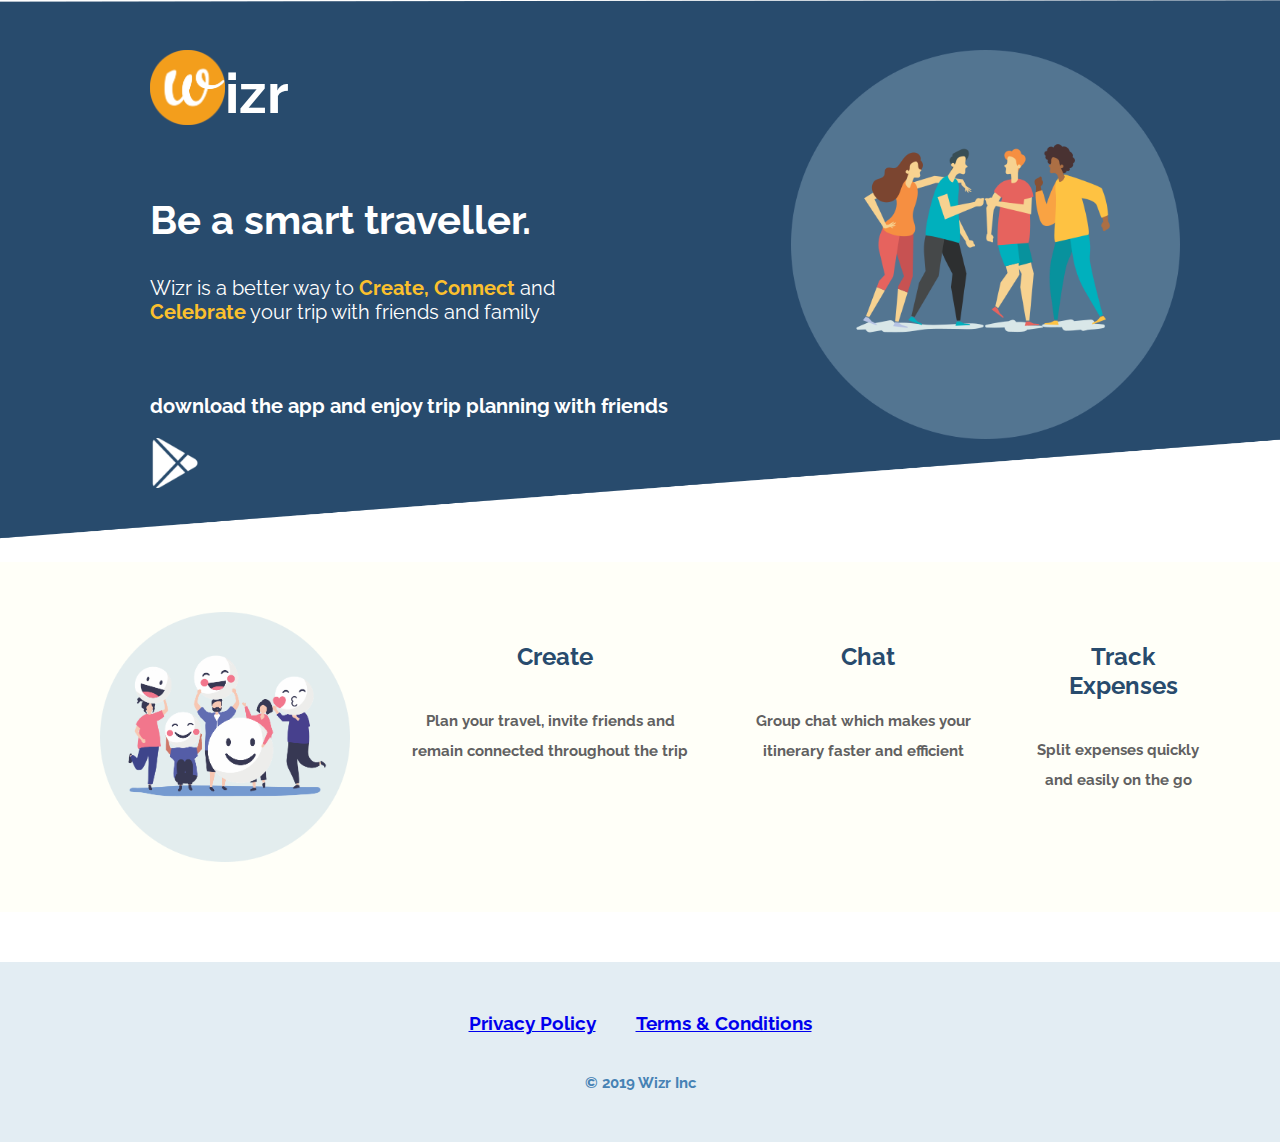
<file: index.html>
<!DOCTYPE html>
<html>
<head>
	<title>Wizr</title>
	<link rel="stylesheet" type="text/css" href="style.css">
	<link rel="icon" href="app_logo.png">
	<meta name="viewport" content="width=device-width, initial-scale=1">

</head>
<body>
	<section class="intro">
		<div class="inner">
			<div class="content">
				<div class="content_description">
					<div class="content_title">
						<img class="logo" src="app_logo.png">
							<h1>
								izr
							</h1>
					</div>
						<h2>
							Be a smart traveller.
						</h2>
						<p>
							Wizr is a better way to <b><font color="#fbc02d">Create, Connect</font></b> and<b><font color="#fbc02d"> Celebrate</b></font> your trip with friends and family 
						</p>
						<h3>
							download the app and enjoy trip planning with friends
						</h3>

						<a href="#" id="playstore_icon">
						<img class="playstore" src="playstore.png">
						</a>
						<script type="text/javascript">
    					document.getElementById("playstore_icon").onclick = function () {
        				location.href = "https://play.google.com/store/apps/details?id=app.wizr.club";
    					};
						</script>
				</div>

				<img class="img_app_info" src="img_group.png">
			</div>	
		</div>
	</section>
	<section class="features">
		<div class="features_description">
			<img class="img_features" src="happy_people.png">

			<div class="features_detail">

				<div class="feature_create">
					<div class="feature_create_title">
						<!-- <img src="group.png" width="40px" height="40px"> -->
						<h2>Create</h2>
					</div>
					<p>Plan your travel, invite friends and remain connected throughout the trip</p>
				</div>

				<div class="feature_chat">
					<div class="feature_chat_title">
						<!-- <img src="chat.png" width="40px" height="40px"> -->
						<h2>Chat</h2>
					</div>
					<p>Group chat which makes your itinerary faster and efficient</p>
				</div>

				<div class="feature_split_expense">
					<div class="feature_split_expense_title">
						<!-- <img src="split_expense.png" width="40px" height="40px"> -->
						<h2>Track Expenses</h2>
					</div>
					<p>Split expenses quickly and easily on the go </p>
				</div>
			</div>

		</div>

	</section>
	<section class="about">
			<div class="about_privacy_policy">
				<a href="#">
				<h3 id="privacy_policy">
					Privacy Policy
				</h3>
				</a>
				<script type="text/javascript">
    			document.getElementById("privacy_policy").onclick = function () {
        		location.href = "privacy_policy.html";
    			};
				</script>
				<a href="#">
				<h3 id="terms_condition">
					Terms & Conditions
				</h3>
				</a>
				<script type="text/javascript">
    			document.getElementById("terms_condition").onclick = function () {
        		location.href = "terms_condition.html";
    			};
				</script>
			</div>
			<div class="about_copyright">
				<h4>
					© 2019 Wizr Inc
				</h4>
			</div>	

	</section>
	
</body>
</html>
</file>
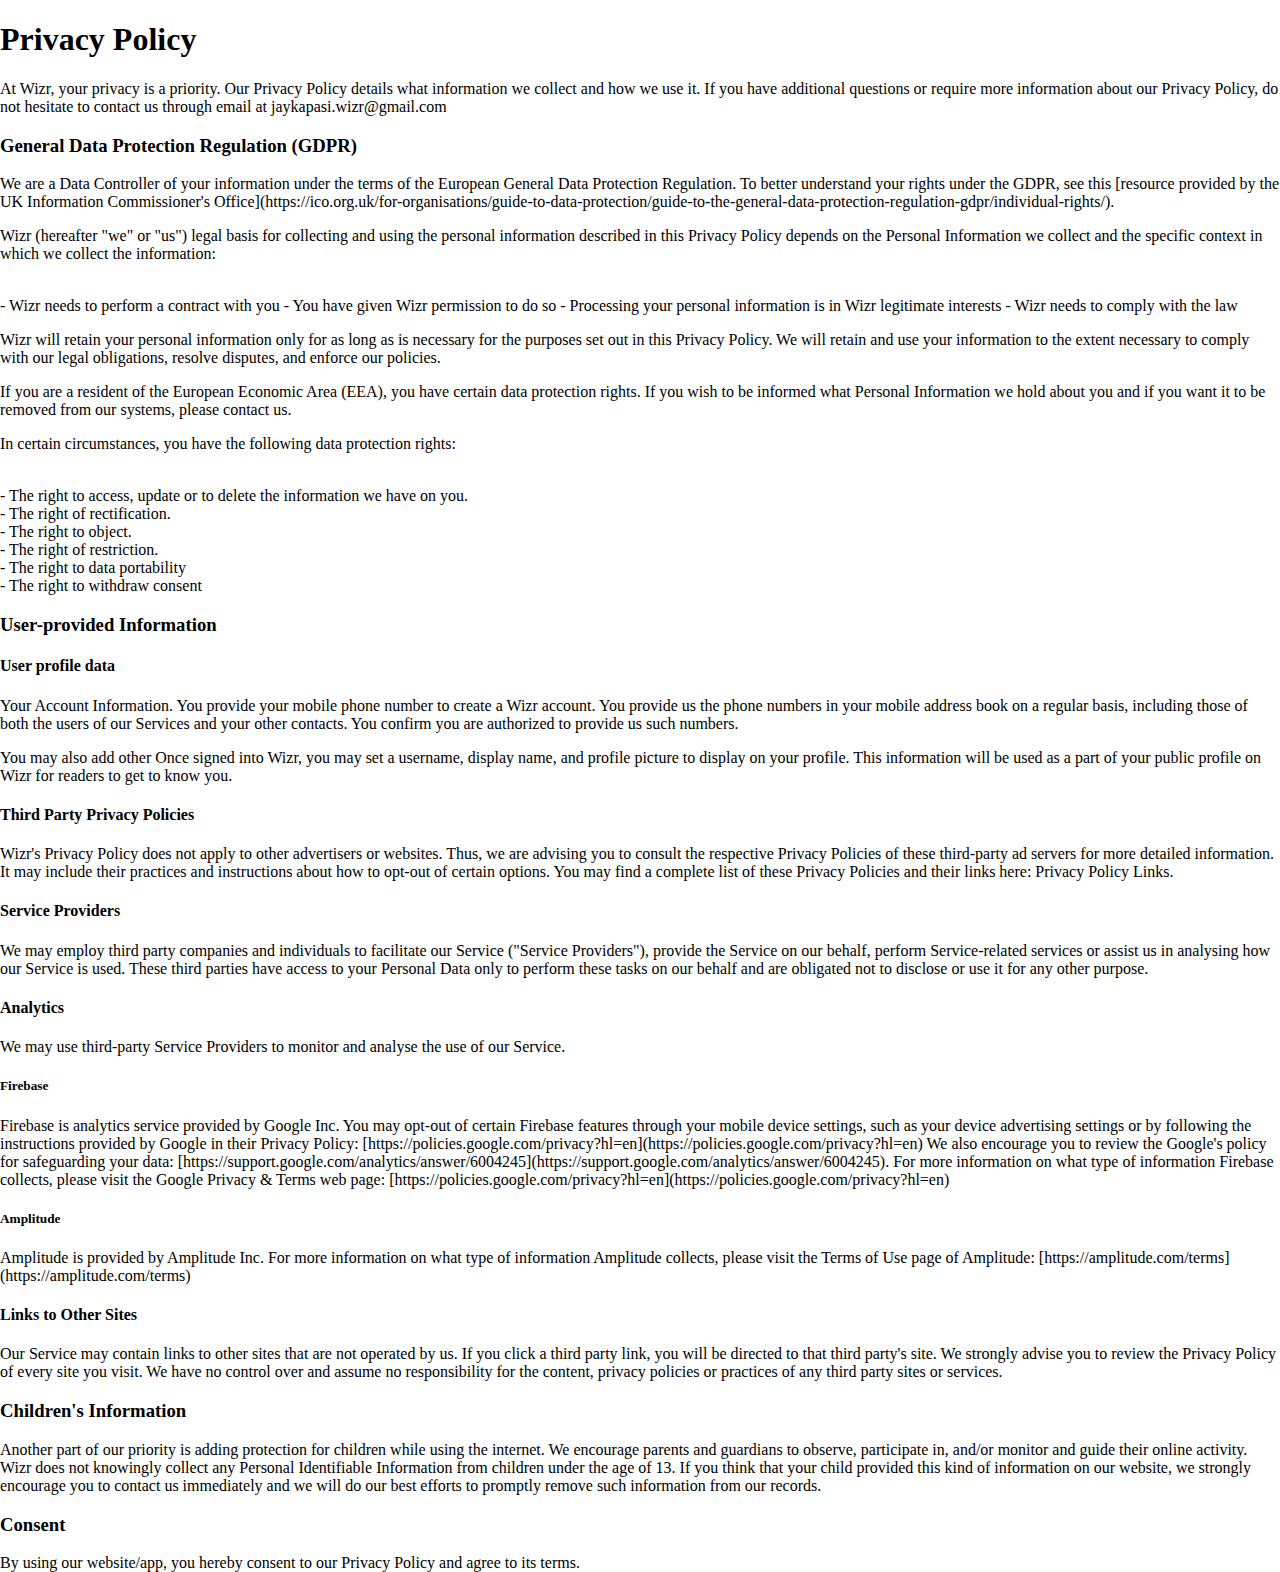
<file: privacy_policy.html>
<!DOCTYPE html>
<html>
<head>
	<title>Wizr</title>
	<link rel="stylesheet" type="text/css" href="privacy_policy_style.css">
	<link rel="icon" href="app_logo.png">
	<meta name="viewport" content="width=device-width, initial-scale=1">

</head>
<body>
	
	<h1>Privacy Policy</h1>
	
	<p>
		At Wizr, your privacy is a priority. Our Privacy Policy details what information we collect and how we use it.

If you have additional questions or require more information about our
Privacy Policy, do not hesitate to contact us through email at
jaykapasi.wizr@gmail.com
</p>

<h3>General Data Protection Regulation (GDPR)</h3>
<p>
We are a Data Controller of your information under the terms of the
European General Data Protection Regulation. To better understand your
rights under the GDPR, see this [resource provided by the UK Information Commissioner's Office](https://ico.org.uk/for-organisations/guide-to-data-protection/guide-to-the-general-data-protection-regulation-gdpr/individual-rights/).</p>
<p>
Wizr (hereafter "we" or "us") legal basis for collecting and using the
personal information described in this Privacy Policy depends on the
Personal Information we collect and the specific context in which we
collect the information:
</p>
<br>
- Wizr needs to perform a contract with you
- You have given Wizr permission to do so
- Processing your personal information is in Wizr legitimate interests
- Wizr needs to comply with the law
</br>

<p>
Wizr will retain your personal information only for as long as is
necessary for the purposes set out in this Privacy Policy. We will
retain and use your information to the extent necessary to comply with
our legal obligations, resolve disputes, and enforce our policies.
</p>

<p>
If you are a resident of the European Economic Area (EEA), you have
certain data protection rights. If you wish to be informed what Personal Information we hold about you and if you want it to be removed from our systems, please contact us.
</p>

<p>
In certain circumstances, you have the following data protection rights:
</p>
<br>
- The right to access, update or to delete the information we have on you.
</br>
- The right of rectification.
<br>
- The right to object.
<br>
- The right of restriction.
<br>
- The right to data portability
<br>
- The right to withdraw consent


<h3>User-provided Information</h3>

<h4>User profile data</h4>

<p>
Your Account Information. You provide your mobile phone number to create a Wizr account. You provide us the phone numbers in your mobile address book on a regular basis, including those of both the users of our Services and your other contacts. You confirm you are authorized to provide us such numbers.
</p> 
<p>
You may also add other Once signed into Wizr, you may set a username, display name, and profile picture to display on your profile. This information will be used as a
part of your public profile on Wizr for readers to get to know you.
</p>

<h4>Third Party Privacy Policies</h4>
<p>
Wizr's Privacy Policy does not apply to other advertisers or websites. Thus,
we are advising you to consult the respective Privacy Policies of these
third-party ad servers for more detailed information. It may include
their practices and instructions about how to opt-out of certain
options. You may find a complete list of these Privacy Policies and
their links here: Privacy Policy Links.
</p>

<h4>Service Providers</h4>
<p>
We may employ third party companies and individuals to facilitate our Service ("Service Providers"), provide the Service on our behalf, perform Service-related services or assist us in analysing how our Service is used.

These third parties have access to your Personal Data only to perform these tasks on our behalf and are obligated not to disclose or use it for any other purpose.
</p>

<h4>Analytics</h4>
<p>
We may use third-party Service Providers to monitor and analyse the use of our Service.
</p>

<h5>Firebase</h5>
	<p>
    Firebase is analytics service provided by Google Inc.

    You may opt-out of certain Firebase features through your mobile device settings, such as your device advertising settings or by following the instructions provided by Google in their Privacy Policy: [https://policies.google.com/privacy?hl=en](https://policies.google.com/privacy?hl=en)

    We also encourage you to review the Google's policy for safeguarding your data: [https://support.google.com/analytics/answer/6004245](https://support.google.com/analytics/answer/6004245).

    For more information on what type of information Firebase collects, please visit the Google Privacy & Terms web page: [https://policies.google.com/privacy?hl=en](https://policies.google.com/privacy?hl=en)
</p>

<h5>Amplitude</h5>
	<p>
    Amplitude is provided by Amplitude Inc.

    For more information on what type of information Amplitude collects, please visit the Terms of Use page of Amplitude: [https://amplitude.com/terms](https://amplitude.com/terms)</p>

<h4>Links to Other Sites</h4>
<p>
Our Service may contain links to other sites that are not operated by us. If you click a third party link, you will be directed to that third party's site. We strongly advise you to review the Privacy Policy of every site you visit.

We have no control over and assume no responsibility for the content, privacy policies or practices of any third party sites or services.
</p>

<h3>Children's Information</h3>
<p>
Another part of our priority is adding protection for children while using the
internet. We encourage parents and guardians to observe, participate in, and/or monitor and guide their online activity.

Wizr does
not knowingly collect any Personal Identifiable Information from
children under the age of 13. If you think that your child provided this kind of information on our website, we strongly encourage you to contact us immediately and we will do our best efforts to promptly
remove such information from our records.</p>

<h3>Consent</h3>
<p>
By using our website/app, you hereby consent to our Privacy Policy and agree to its terms.
	</p>
</body>
</html>
</file>
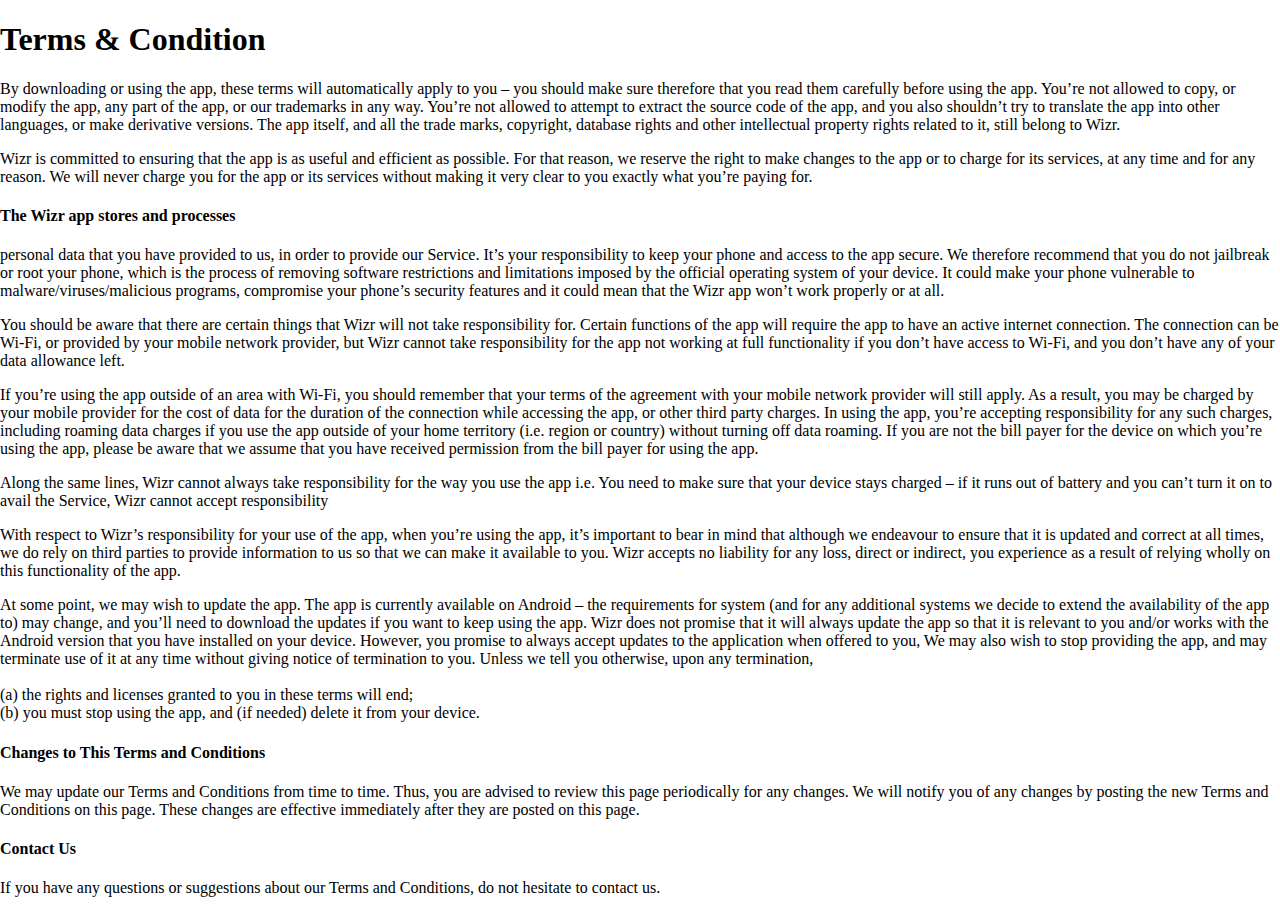
<file: terms_condition.html>
<!DOCTYPE html>
<html>
<head>
	<title>Wizr</title>
	<link rel="stylesheet" type="text/css" href="terms_condition_style.css">
	<link rel="icon" href="app_logo.png">
	<meta name="viewport" content="width=device-width, initial-scale=1">

</head>
<body>
	<p>

		<h1>Terms & Condition</h1>

		<p>
		By downloading or using the app, these terms will automatically apply to you – you should make sure therefore that you read them carefully before using the app. You’re not allowed to copy, or modify the app, any part of the app, or our trademarks in any way. You’re not allowed to attempt to extract the source code of the app, and you also shouldn’t try to translate the app into other languages, or make derivative versions. The app itself, and all the trade marks, copyright, database rights and other intellectual property rights related to it, still belong to Wizr.
		</p>

<p>
Wizr is committed to ensuring that the app is as useful and efficient as possible. For that reason, we reserve the right to make changes to the app or to charge for its services, at any time and for any reason. We will never charge you for the app or its services without making it very clear to you exactly what you’re paying for.</p>

<h4>The Wizr app stores and processes</h4>
<p>personal data that you have provided to us, in order to provide our
Service. It’s your responsibility to keep your phone and access to the
app secure. We therefore recommend that you do not jailbreak or root
your phone, which is the process of removing software restrictions and
limitations imposed by the official operating system of your device. It
could make your phone vulnerable to malware/viruses/malicious programs,
compromise your phone’s security features and it could mean that the
Wizr app won’t work properly or at all.</p>

<p>You should be aware that there are certain things that Wizr will not take
responsibility for. Certain functions of the app will require the app to have an active internet connection. The connection can be Wi-Fi, or
provided by your mobile network provider, but Wizr cannot take
responsibility for the app not working at full functionality if you
don’t have access to Wi-Fi, and you don’t have any of your data
allowance left.</p>

<p>
If you’re using the app outside of an area
with Wi-Fi, you should remember that your terms of the agreement with
your mobile network provider will still apply. As a result, you may be
charged by your mobile provider for the cost of data for the duration of the connection while accessing the app, or other third party charges.
In using the app, you’re accepting responsibility for any such charges,
including roaming data charges if you use the app outside of your home
territory (i.e. region or country) without turning off data roaming. If
you are not the bill payer for the device on which you’re using the app, please be aware that we assume that you have received permission from
the bill payer for using the app.</p>
<p>
Along the same lines, Wizr cannot always take responsibility for the way you use the app i.e.
You need to make sure that your device stays charged – if it runs out of battery and you can’t turn it on to avail the Service, Wizr cannot accept responsibility</p>
<p>
With respect to Wizr’s responsibility for your use of the app, when you’re using the app, it’s
important to bear in mind that although we endeavour to ensure that it
is updated and correct at all times, we do rely on third parties to
provide information to us so that we can make it available to you.
Wizr accepts no liability for any loss, direct or indirect, you experience as a result of relying wholly on this functionality of the app.</p>

<p>
At some point, we may wish to update the app. The app is
currently available on Android – the requirements for 
system (and for any additional systems we decide to extend the
availability of the app to) may change, and you’ll need to download the
updates if you want to keep using the app. Wizr does not
promise that it will always update the app so that it is relevant to you and/or works with the Android version that you have installed on
your device. However, you promise to always accept updates to the
application when offered to you, We may also wish to stop providing the
app, and may terminate use of it at any time without giving notice of
termination to you. Unless we tell you otherwise, upon any termination,
</br>
<br>
(a) the rights and licenses granted to you in these terms will end; 
</br>
(b) you must stop using the app, and (if needed) delete it from your device.</p>

<h4>Changes to This Terms and Conditions</h4>
<p>
We may update our Terms and Conditions from time to time. Thus, you are advised to review this page periodically for any changes. We will
notify you of any changes by posting the new Terms and Conditions on this page. These
changes are effective immediately after they are posted on this page.
</p>

<h4>Contact Us</h4>
<p>
If you have any questions or suggestions about our Terms and Conditions, do not hesitate to contact us.
	</p>
</body>
</html>
</file>
<file: style.css>
@import url('https://fonts.googleapis.com/css?family=Raleway');
@import url('https://fonts.googleapis.com/css?family=Oswald');


html,body{
	margin: 0;
	padding:0;
	height: 100%;
	width:100%;
}
.intro{
	height:auto;
	width:100%;
	margin:auto;
	background: url(app_bg.png) no-repeat 50% 50%;
	display: table;
	top:0;
	padding-bottom: 20px;
	background-size: cover;
}
.features{
	height:auto;
	width:100%;
	margin:auto;
	display: table;
	background-color: #fffff8;
	top:0;
}
.about{
	width: 100%;
}
.intro .inner{
	display: table-cell;
	width: 100%;
}
.content{
	margin: 50px;
	display: flex;
}
.content_title{
	display: flex;
	margin-left: 100px;
	margin-top: 0px;
}
.logo{
	height: 75px;
	width: 75px;	
}

.img_app_info{
	justify-content: flex-end;
	margin-left: auto;
	margin-right: 50px;
	width: 33%;
	height: 33%;
}
.content_description .playstore{
	height: 50px;
	width: 50px;	
	margin-left: 100px;
}
.content h1{
	font-family: 'Raleway', sans-serif;
	color: 	#FFFFFF;
	font-size: 350%;
	margin: 0px;
	padding-top: 10px;
}
.content h2{
	font-family: 'Raleway', sans-serif;
	color: 	#FFFFFF;
	font-size: 250%;
	margin-top: 50px;
	padding-top: 20px;
	margin-left: 100px;
}
.content h3{
	font-family: 'Raleway', sans-serif;
	color: 	#FFFFFF;
	font-size: 125%;
	margin-top: 50px;
	padding-top: 20px;
	margin-left: 100px;
	font-weight: bold;
}
.content h5{
	font-family: 'Raleway', sans-serif;
	color: 	#FFFFFF;
	font-size: 100%;
	font-weight: 100;
	margin-left: 100px;
	margin-top: 0px;
}
.content p{
	font-family: 'Raleway', sans-serif;
	max-width: 500px;
	color: #FFFFFF;
	font-size: 20px;
	margin-left:100px;
}

.features_description{
	display: flex;
	margin: 50px;
}

.features_description .img_features{
	width: 250px;
	height: 250px;
	margin-left: 50px;
}

.features_description .features_detail{
	width: 100%;
	margin-left: 30px;
	justify-content: space-between;
	display: flex;
	font-family: 'Raleway', sans-serif;
	color: #284b6d;
}

.feature_create_title h2{
	margin-top: 10px;
	margin-left: 10px;
	text-align: center;
}

.feature_chat_title h2{
	margin-top: 10px;
	margin-left: 10px;
	text-align: center;
}

.feature_split_expense_title h2{
	margin-top: 10px;
	margin-left: 10px;
	text-align: center;
}

.features_detail p{
	font-size: 15px;
	font-weight: bolder;
	color: #616161;
	text-align: center;
	line-height: 30px;
}

.feature_create{
	margin: 20px;
	max-width: 300px;
}


.feature_chat{
	margin: 20px;
	max-width: 300px;
}

.feature_split_expense{
	margin: 20px;
	max-width: 375px;
}

.feature_create_title{
	display: flex;
	margin: 0 auto;
	justify-content: center;
}

.feature_chat_title{
	display: flex;
	margin: 0 auto;
	justify-content: center;
}

.feature_split_expense_title{
	display: flex;
	margin: 0 auto;
	justify-content: center;
}

.about{
	height:20%;
	width:100%;
	margin-top: 50px;
	display: table;
	background-color: #acc9db55;
	top:0;
	justify-content: center;
}

.about_privacy_policy{
	display: flex;
	justify-content: center;
	font-family: 'Raleway', sans-serif;
	color: #4682b4;
}

.about_privacy_policy h3{
	margin-top: 50px;
	margin-bottom: 20px;
	margin-left: 20px;
	margin-right: 20px;
}

.about_copyright{
	display: flex;
	justify-content: center;
	color: #4682b4;
	font-size: 15px;
	font-family: 'Raleway', sans-serif;
}


@media screen and (max-width: 780px) {
	html,body{
		margin: 0;
		padding:0;
		height:100%;
		width:100%;
	}

	.intro{
		height:auto;
		width:100%;
		margin:0px;
		background-image: url(app_bg.png) no-repeat 50% 50%;
		top:0;
		padding-bottom: 100px;
		background-size:cover;
		background-position: center top;
	}

	.content{
		display: flex;
		flex-direction: column;
		align-items: center;
		margin: 50px;
	}

	.content h2{
		font-family: 'Raleway', sans-serif;
		color: 	#FFFFFF;
		font-size: 175%;
		margin-top: 50px;
		padding-top: 20px;
		margin-left: 0px;
	}
.content h3{
		font-family: 'Raleway', sans-serif;
		color: 	#FFFFFF;
		font-size: 125%;
		margin-top: 50px;
		padding-top: 20px;
		font-weight: bold;
		margin-left: 0px;
	}
.content h5{
		font-family: 'Raleway', sans-serif;
		color: 	#FFFFFF;
		font-size: 100%;
		font-weight: 100;
		margin-top: 0px;
		margin: 0px;
	}
.content p{
		font-family: 'Raleway', sans-serif;
		max-width: 500px;
		color: #FFFFFF;
		font-size: 150%;
		margin: 0px;
	}


	.content_title{
		display: flex;
		justify-content:center;
		margin: 0px;
	}

	.content h1{
		font-family: 'Raleway', sans-serif;
		color: 	#FFFFFF;
		font-size: 250%;
		margin: 0px;
		padding-top: 10px;
		margin: 0px;
	}
	.logo{
		height: 65px;
		width: 65px;	
		font-size: 10%;
	}
	.img_app_info{
		width: 200px;
		height: 200px;
		margin-left: 0px;
		margin-right: 0px;
		margin-top: 20px;
	}
	.content_description .playstore{
		height: 50px;
		width: 50px;	
		margin-left: 0px;
	}
	.features{
		height:100%;
		width:100%;
		margin:0px;
		top:0;
		padding-bottom: 100px;
	}

	.features_description{
		display: flex;
		flex-direction: column;
		align-items: center;
		margin: 50px;
	}

	.features_description .img_features{
		width: 200px;
		height: 200px;
		margin: 0px;
	}

	.features_description .features_detail{
		width: 100%;
		display: flex;
		flex-direction: column;
		font-family: 'Raleway', sans-serif;
		color: #284b6d;
		justify-content: space-between;
		align-items: center;
		margin: 0px;
	}

	
	.feature_create_title h2{
		margin-top: 10px;
		margin-left: 10px;
		text-align: center;
	}

	.feature_chat_title h2{
		margin-top: 10px;
		margin-left: 10px;
		text-align: center;
	}

	.feature_split_expense_title h2{
		margin-top: 10px;
		margin-left: 10px;
		text-align: center;
	}

	.features_detail p{
		font-size: 15px;
		font-weight: bold;
	}

	.about{
		height:20%;
		width:100%;
		margin: 0px;
		background-color: #acc9db55;
		top:0;
		justify-content: center;
	}

	.about_privacy_policy{
		display: flex;
		justify-content: center;
		font-family: 'Raleway', sans-serif;
		color: #4682b4;
		margin: 0px;
	}

	.about_privacy_policy h3{
		margin-top: 50px;
		margin-bottom: 20px;
		margin-left: 20px;
		margin-right: 20px;
	}

	.about_copyright{
		display: flex;
		justify-content: center;
		color: #4682b4;
		font-size: 15px;
		font-family: 'Raleway', sans-serif;
	}

}
</file>
<file: privacy_policy_style.css>
html,body{
	margin: 0px;
	padding:0px;
	height: 100%;
	width:100%;
}
</file>
<file: terms_condition_style.css>
html,body{
	margin: 0;
	padding:0;
	height: 100%;
	width:100%;
}
</file>
